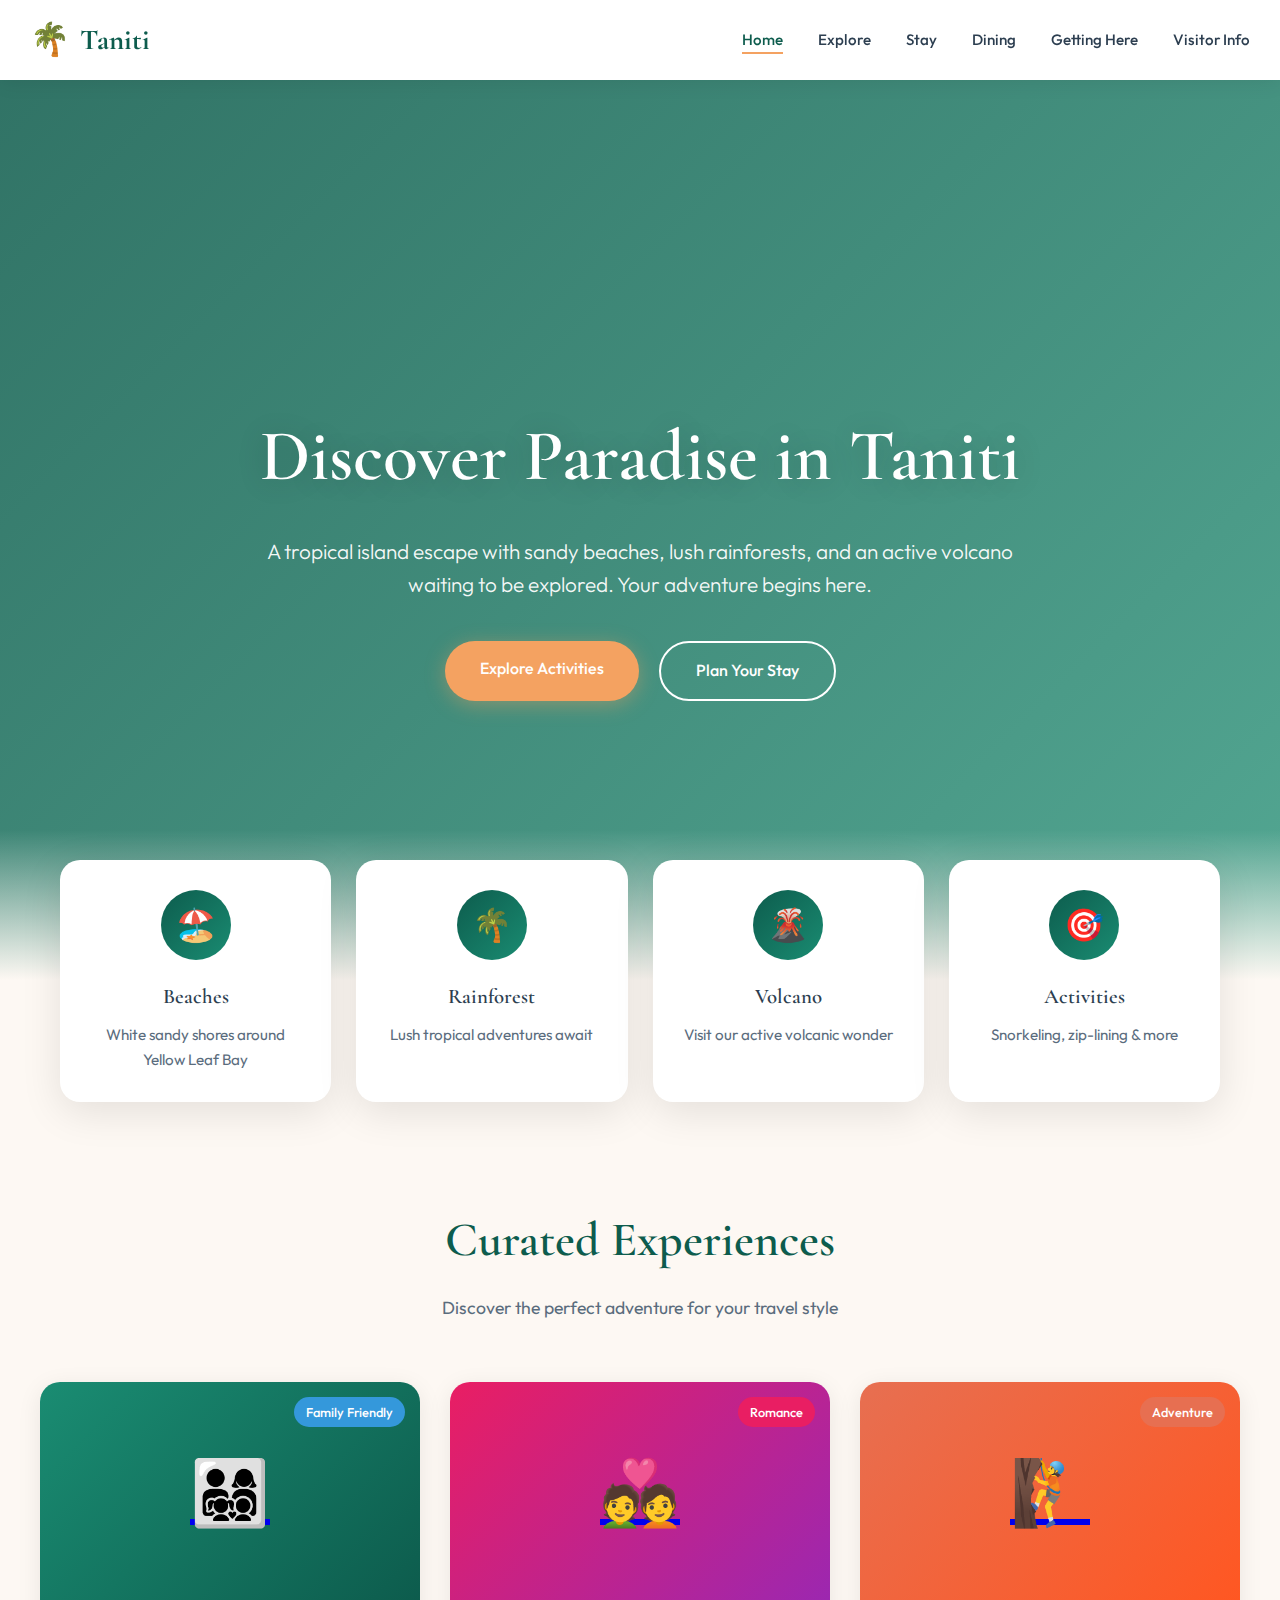
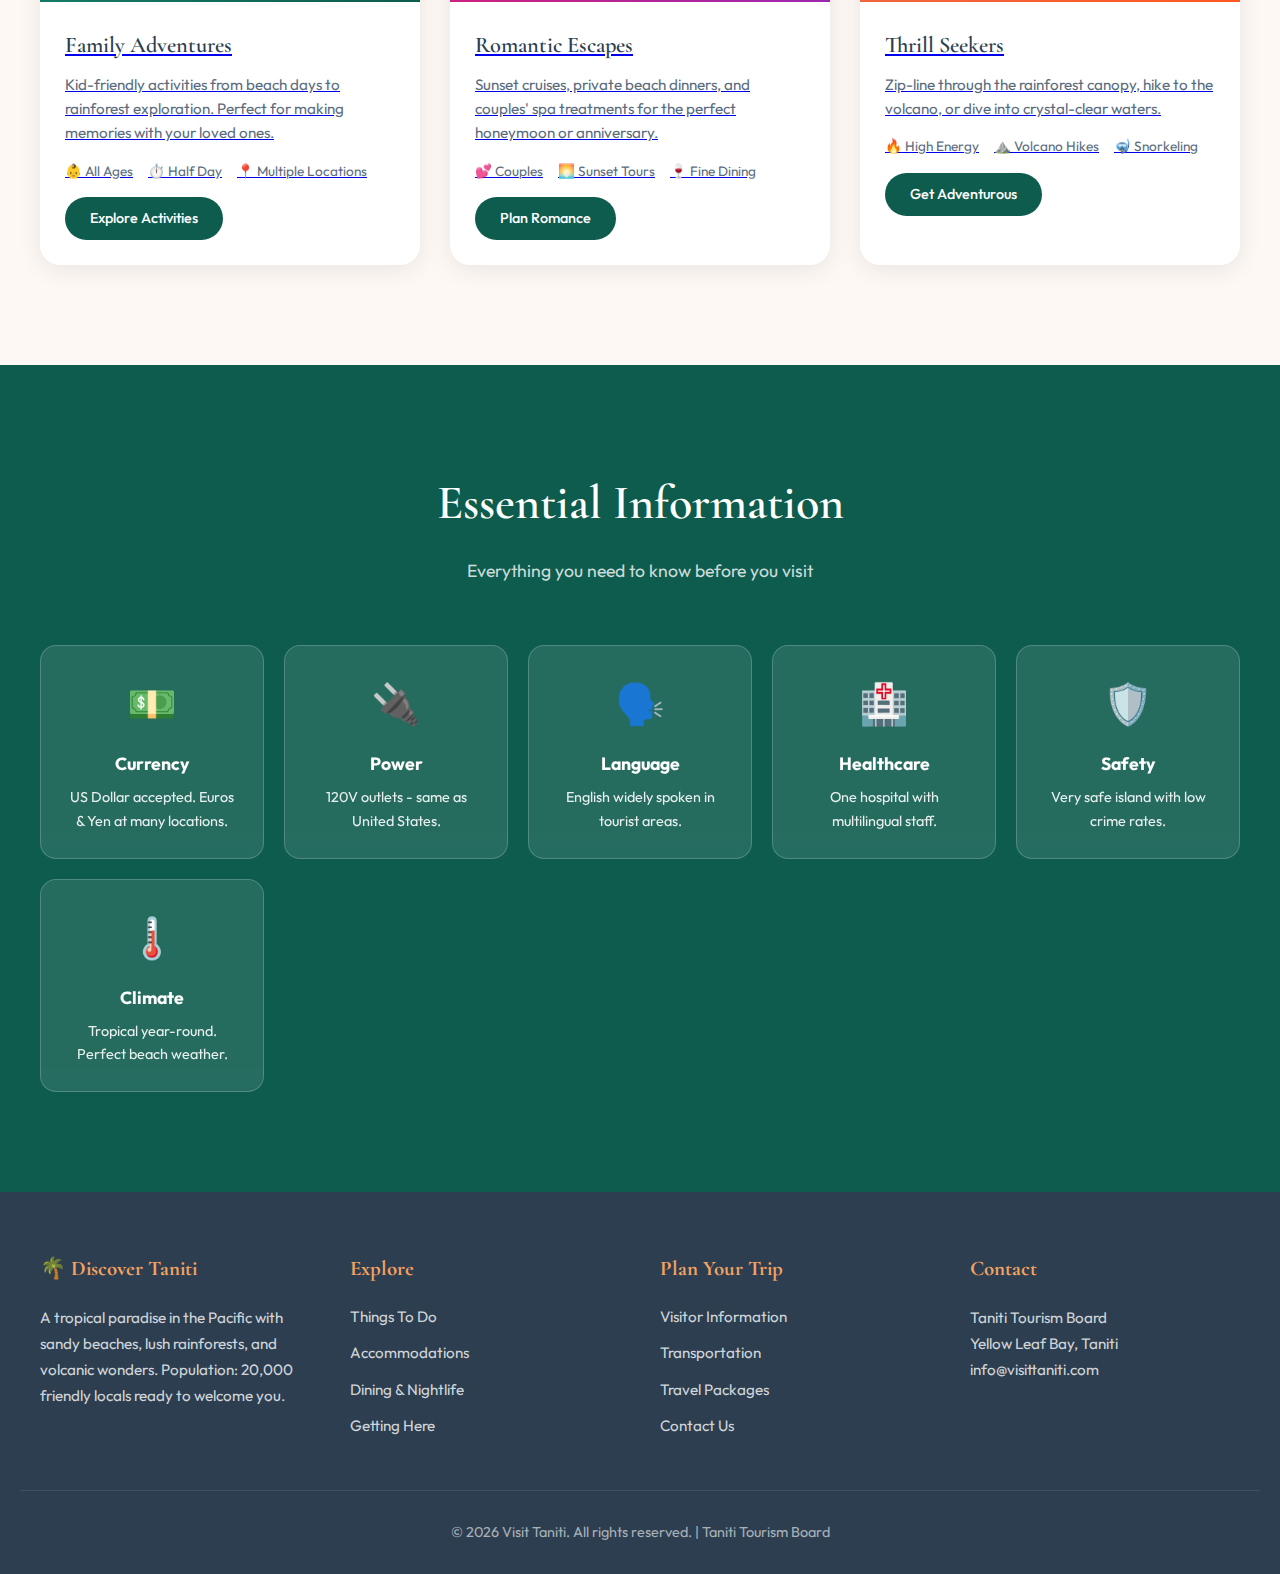
<file: index.html>
<!DOCTYPE html>
<html lang="en">
<head>
    <meta charset="UTF-8">
    <meta name="viewport" content="width=device-width, initial-scale=1.0">
    <title>Discover Taniti - Paradise Awaits</title>
    <link rel="preconnect" href="https://fonts.googleapis.com">
    <link rel="preconnect" href="https://fonts.gstatic.com" crossorigin>
    <link href="https://fonts.googleapis.com/css2?family=Cormorant+Garamond:wght@400;500;600;700&family=Outfit:wght@300;400;500;600&display=swap"
          rel="stylesheet">
    <link rel="stylesheet" href="styles.css">
</head>
<body>
<!-- Navigation -->
<nav class="navbar">
    <div class="nav-container">
        <a href="index.html" class="logo">
            <span>🌴</span> Taniti
        </a>
        <ul class="nav-links">
            <li><a href="index.html" class="active">Home</a></li>
            <li><a href="explore.html">Explore</a></li>
            <li><a href="stay.html">Stay</a></li>
            <li><a href="dining.html">Dining</a></li>
            <li><a href="transport.html">Getting Here</a></li>
            <li><a href="info.html">Visitor Info</a></li>
        </ul>
        <div class="mobile-menu-btn" onclick="toggleMobileMenu()">
            <span></span>
            <span></span>
            <span></span>
        </div>
    </div>
</nav>

<div class="mobile-nav" id="mobileNav">
    <a href="index.html">Home</a>
    <a href="explore.html">Explore</a>
    <a href="stay.html">Stay</a>
    <a href="dining.html">Dining</a>
    <a href="transport.html">Getting Here</a>
    <a href="info.html">Visitor Info</a>
</div>

<!-- HOME PAGE -->
<main class="page active">
    <!-- Hero -->
    <section class="hero">
        <div class="hero-content">
            <h1>Discover Paradise in Taniti</h1>
            <p>A tropical island escape with sandy beaches, lush rainforests, and an active volcano waiting to be
                explored. Your adventure begins here.</p>
            <div class="hero-btns">
                <a href="explore.html" class="btn btn-primary">Explore Activities</a>
                <a href="stay.html" class="btn btn-secondary">Plan Your Stay</a>
            </div>
        </div>
    </section>

    <!-- Quick Links -->
    <div class="container">
        <div class="quick-links">
            <a class="quick-link-card" href="explore.html">
                <div class="quick-link-icon">🏖️</div>
                <h3>Beaches</h3>
                <p>White sandy shores around Yellow Leaf Bay</p>
            </a>
            <a class="quick-link-card" href="explore.html">
                <div class="quick-link-icon">🌴</div>
                <h3>Rainforest</h3>
                <p>Lush tropical adventures await</p>
            </a>
            <a class="quick-link-card" href="explore.html">
                <div class="quick-link-icon">🌋</div>
                <h3>Volcano</h3>
                <p>Visit our active volcanic wonder</p>
            </a>
            <a class="quick-link-card" href="explore.html">
                <div class="quick-link-icon">🎯</div>
                <h3>Activities</h3>
                <p>Snorkeling, zip-lining & more</p>
            </a>
        </div>
    </div>

    <!-- Curated Experiences -->
    <section class="section">
        <div class="container">
            <div class="section-header">
                <h2>Curated Experiences</h2>
                <p>Discover the perfect adventure for your travel style</p>
            </div>

            <div class="experience-grid">
                <a href="explore.html" class="experience-card">
                    <div class="card-image">
                        <span>👨‍👩‍👧‍👦</span>
                        <span class="card-badge family">Family Friendly</span>
                    </div>
                    <div class="card-content">
                        <h3>Family Adventures</h3>
                        <p>Kid-friendly activities from beach days to rainforest exploration. Perfect for making
                            memories with your loved ones.</p>
                        <div class="card-meta">
                            <span>👶 All Ages</span>
                            <span>⏱️ Half Day</span>
                            <span>📍 Multiple Locations</span>
                        </div>
                        <span class="card-btn">Explore Activities</span>
                    </div>
                </a>

                <a href="explore.html" class="experience-card">
                    <div class="card-image" style="background: linear-gradient(135deg, #e91e63 0%, #9c27b0 100%);">
                        <span>💑</span>
                        <span class="card-badge romance">Romance</span>
                    </div>
                    <div class="card-content">
                        <h3>Romantic Escapes</h3>
                        <p>Sunset cruises, private beach dinners, and couples' spa treatments for the perfect honeymoon
                            or anniversary.</p>
                        <div class="card-meta">
                            <span>💕 Couples</span>
                            <span>🌅 Sunset Tours</span>
                            <span>🍷 Fine Dining</span>
                        </div>
                        <span class="card-btn">Plan Romance</span>
                    </div>
                </a>

                <a href="explore.html" class="experience-card">
                    <div class="card-image"
                         style="background: linear-gradient(135deg, var(--accent) 0%, #ff5722 100%);">
                        <span>🧗</span>
                        <span class="card-badge adventure">Adventure</span>
                    </div>
                    <div class="card-content">
                        <h3>Thrill Seekers</h3>
                        <p>Zip-line through the rainforest canopy, hike to the volcano, or dive into crystal-clear
                            waters.</p>
                        <div class="card-meta">
                            <span>🔥 High Energy</span>
                            <span>⛰️ Volcano Hikes</span>
                            <span>🤿 Snorkeling</span>
                        </div>
                        <span class="card-btn">Get Adventurous</span>
                    </div>
                </a>
            </div>
        </div>
    </section>

    <!-- Visitor Info Highlights -->
    <section class="section section-dark">
        <div class="container">
            <div class="section-header">
                <h2>Essential Information</h2>
                <p>Everything you need to know before you visit</p>
            </div>

            <div class="info-grid">
                <div class="info-card">
                    <div class="icon">💵</div>
                    <h4>Currency</h4>
                    <p>US Dollar accepted. Euros & Yen at many locations.</p>
                </div>
                <div class="info-card">
                    <div class="icon">🔌</div>
                    <h4>Power</h4>
                    <p>120V outlets - same as United States.</p>
                </div>
                <div class="info-card">
                    <div class="icon">🗣️</div>
                    <h4>Language</h4>
                    <p>English widely spoken in tourist areas.</p>
                </div>
                <div class="info-card">
                    <div class="icon">🏥</div>
                    <h4>Healthcare</h4>
                    <p>One hospital with multilingual staff.</p>
                </div>
                <div class="info-card">
                    <div class="icon">🛡️</div>
                    <h4>Safety</h4>
                    <p>Very safe island with low crime rates.</p>
                </div>
                <div class="info-card">
                    <div class="icon">🌡️</div>
                    <h4>Climate</h4>
                    <p>Tropical year-round. Perfect beach weather.</p>
                </div>
            </div>
        </div>
    </section>
</main>

<!-- Footer -->
<footer>
    <div class="footer-grid">
        <div class="footer-col">
            <h4>🌴 Discover Taniti</h4>
            <p>A tropical paradise in the Pacific with sandy beaches, lush rainforests, and volcanic wonders.
                Population: 20,000 friendly locals ready to welcome you.</p>
        </div>
        <div class="footer-col">
            <h4>Explore</h4>
            <a href="explore.html">Things To Do</a>
            <a href="stay.html">Accommodations</a>
            <a href="dining.html">Dining & Nightlife</a>
            <a href="transport.html">Getting Here</a>
        </div>
        <div class="footer-col">
            <h4>Plan Your Trip</h4>
            <a href="info.html">Visitor Information</a>
            <a href="transport.html">Transportation</a>
            <a href="#">Travel Packages</a>
            <a href="#">Contact Us</a>
        </div>
        <div class="footer-col">
            <h4>Contact</h4>
            <p>Taniti Tourism Board<br>Yellow Leaf Bay, Taniti<br>
                info@visittaniti.com
            </p>
        </div>
    </div>
    <div class="footer-bottom">
        <p>&copy; 2026 Visit Taniti. All rights reserved. | Taniti Tourism Board</p>
    </div>
</footer>

<script src="script.js"></script>
</body>
</html>
</file>
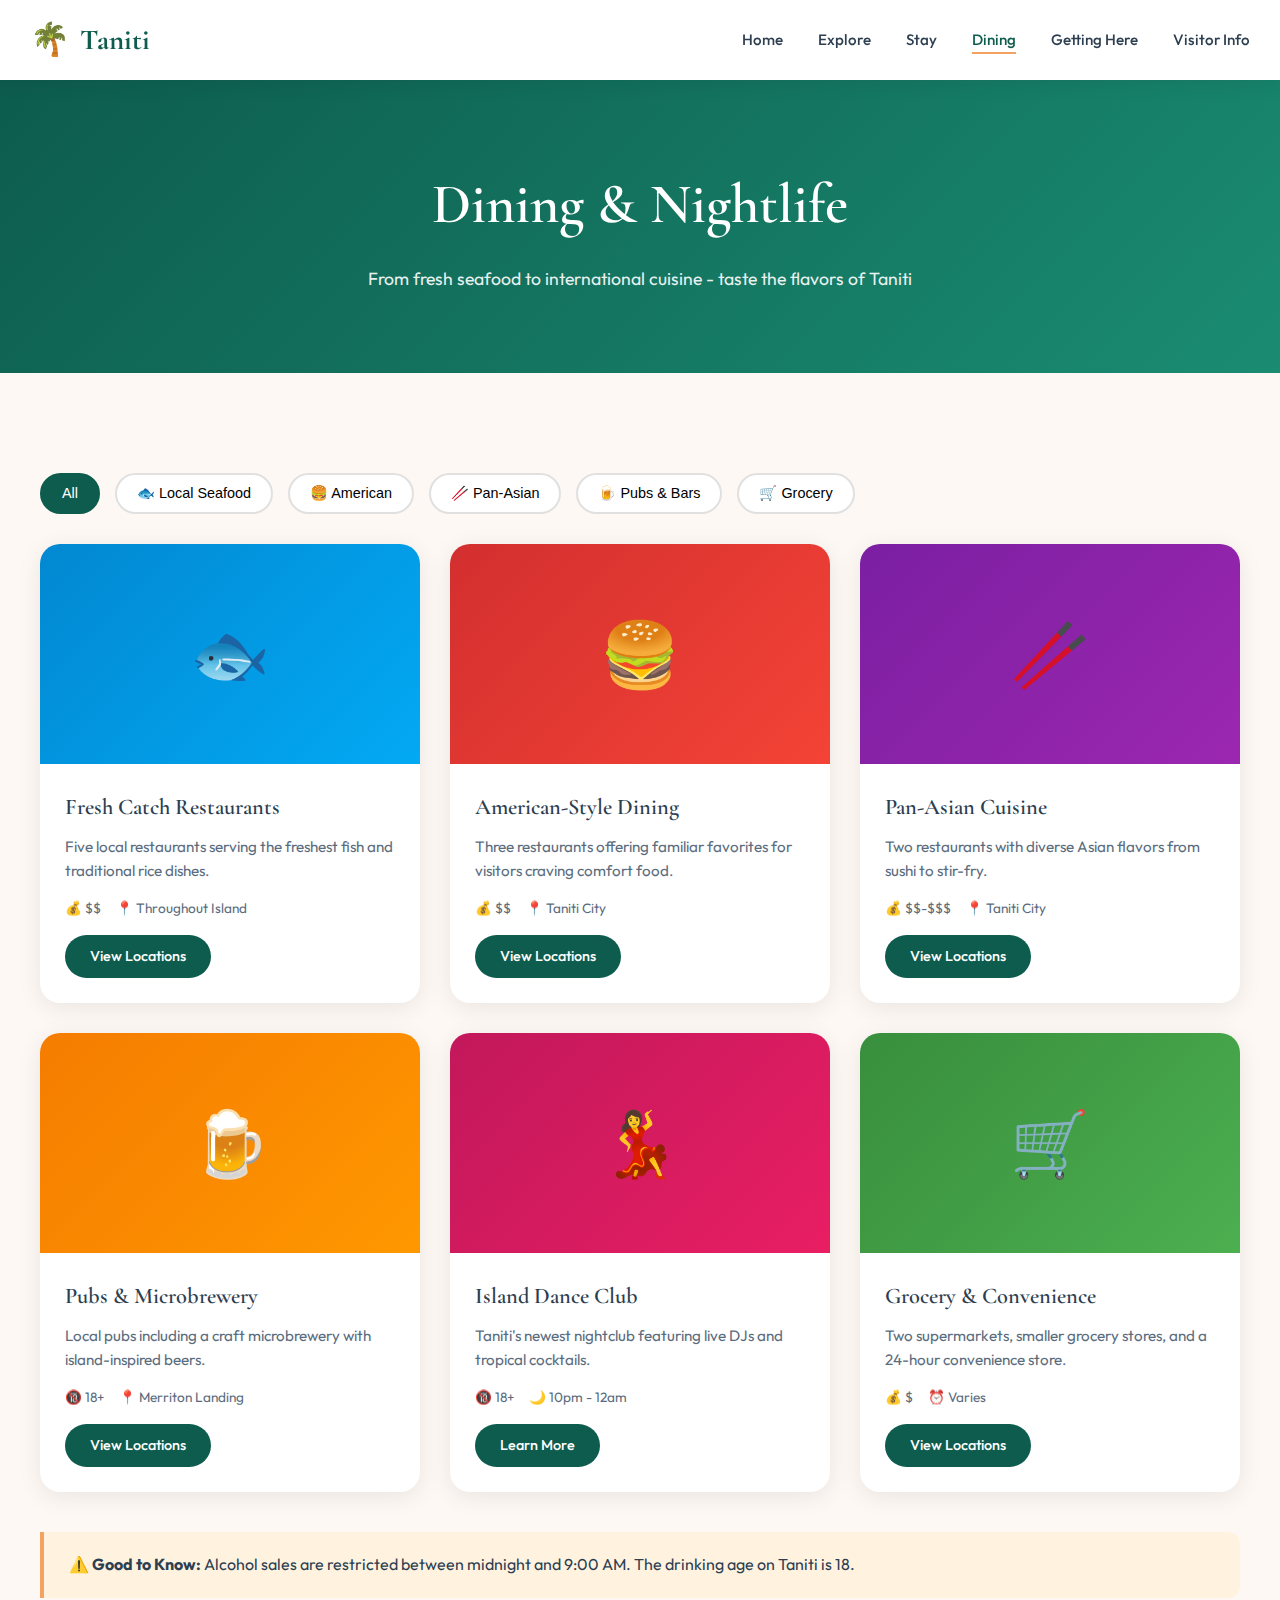
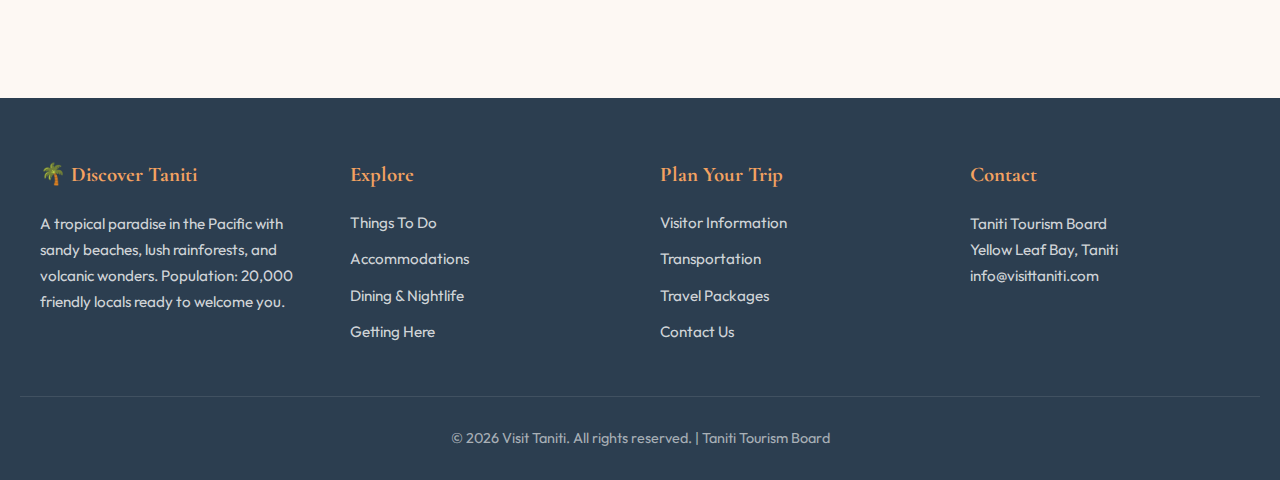
<file: dining.html>
<!DOCTYPE html>
<html lang="en">
<head>
    <meta charset="UTF-8">
    <meta name="viewport" content="width=device-width, initial-scale=1.0">
    <title>Dining & Nightlife - Discover Taniti</title>
    <link rel="preconnect" href="https://fonts.googleapis.com">
    <link rel="preconnect" href="https://fonts.gstatic.com" crossorigin>
    <link href="https://fonts.googleapis.com/css2?family=Cormorant+Garamond:wght@400;500;600;700&family=Outfit:wght@300;400;500;600&display=swap"
          rel="stylesheet">
    <link rel="stylesheet" href="styles.css">
</head>
<body>
<!-- Navigation -->
<nav class="navbar">
    <div class="nav-container">
        <a href="index.html" class="logo">
            <span>🌴</span> Taniti
        </a>
        <ul class="nav-links">
            <li><a href="index.html">Home</a></li>
            <li><a href="explore.html">Explore</a></li>
            <li><a href="stay.html">Stay</a></li>
            <li><a href="dining.html" class="active">Dining</a></li>
            <li><a href="transport.html">Getting Here</a></li>
            <li><a href="info.html">Visitor Info</a></li>
        </ul>
        <div class="mobile-menu-btn" onclick="toggleMobileMenu()">
            <span></span>
            <span></span>
            <span></span>
        </div>
    </div>
</nav>

<div class="mobile-nav" id="mobileNav">
    <a href="index.html">Home</a>
    <a href="explore.html">Explore</a>
    <a href="stay.html">Stay</a>
    <a href="dining.html">Dining</a>
    <a href="transport.html">Getting Here</a>
    <a href="info.html">Visitor Info</a>
</div>

<!-- DINING PAGE -->
<main class="page active">
    <div class="page-header">
        <h1>Dining & Nightlife</h1>
        <p>From fresh seafood to international cuisine - taste the flavors of Taniti</p>
    </div>

    <section class="section">
        <div class="container">
            <div class="filters">
                <button class="filter-btn active">All</button>
                <button class="filter-btn">🐟 Local Seafood</button>
                <button class="filter-btn">🍔 American</button>
                <button class="filter-btn">🥢 Pan-Asian</button>
                <button class="filter-btn">🍺 Pubs & Bars</button>
                <button class="filter-btn">🛒 Grocery</button>
            </div>

            <div class="experience-grid">
                <div class="experience-card">
                    <div class="card-image" style="background: linear-gradient(135deg, #0288d1, #03a9f4);">
                        <span>🐟</span>
                    </div>
                    <div class="card-content">
                        <h3>Fresh Catch Restaurants</h3>
                        <p>Five local restaurants serving the freshest fish and traditional rice dishes.</p>
                        <div class="card-meta">
                            <span>💰 $$</span>
                            <span>📍 Throughout Island</span>
                        </div>
                        <a href="#" class="card-btn">View Locations</a>
                    </div>
                </div>

                <div class="experience-card">
                    <div class="card-image" style="background: linear-gradient(135deg, #d32f2f, #f44336);">
                        <span>🍔</span>
                    </div>
                    <div class="card-content">
                        <h3>American-Style Dining</h3>
                        <p>Three restaurants offering familiar favorites for visitors craving comfort food.</p>
                        <div class="card-meta">
                            <span>💰 $$</span>
                            <span>📍 Taniti City</span>
                        </div>
                        <a href="#" class="card-btn">View Locations</a>
                    </div>
                </div>

                <div class="experience-card">
                    <div class="card-image" style="background: linear-gradient(135deg, #7b1fa2, #9c27b0);">
                        <span>🥢</span>
                    </div>
                    <div class="card-content">
                        <h3>Pan-Asian Cuisine</h3>
                        <p>Two restaurants with diverse Asian flavors from sushi to stir-fry.</p>
                        <div class="card-meta">
                            <span>💰 $$-$$$</span>
                            <span>📍 Taniti City</span>
                        </div>
                        <a href="#" class="card-btn">View Locations</a>
                    </div>
                </div>

                <div class="experience-card">
                    <div class="card-image" style="background: linear-gradient(135deg, #f57c00, #ff9800);">
                        <span>🍺</span>
                    </div>
                    <div class="card-content">
                        <h3>Pubs & Microbrewery</h3>
                        <p>Local pubs including a craft microbrewery with island-inspired beers.</p>
                        <div class="card-meta">
                            <span>🔞 18+</span>
                            <span>📍 Merriton Landing</span>
                        </div>
                        <a href="#" class="card-btn">View Locations</a>
                    </div>
                </div>

                <div class="experience-card">
                    <div class="card-image" style="background: linear-gradient(135deg, #c2185b, #e91e63);">
                        <span>💃</span>
                    </div>
                    <div class="card-content">
                        <h3>Island Dance Club</h3>
                        <p>Taniti's newest nightclub featuring live DJs and tropical cocktails.</p>
                        <div class="card-meta">
                            <span>🔞 18+</span>
                            <span>🌙 10pm - 12am</span>
                        </div>
                        <a href="#" class="card-btn">Learn More</a>
                    </div>
                </div>

                <div class="experience-card">
                    <div class="card-image" style="background: linear-gradient(135deg, #388e3c, #4caf50);">
                        <span>🛒</span>
                    </div>
                    <div class="card-content">
                        <h3>Grocery & Convenience</h3>
                        <p>Two supermarkets, smaller grocery stores, and a 24-hour convenience store.</p>
                        <div class="card-meta">
                            <span>💰 $</span>
                            <span>⏰ Varies</span>
                        </div>
                        <a href="#" class="card-btn">View Locations</a>
                    </div>
                </div>
            </div>

            <div style="background: #fff3e0; border-left: 4px solid var(--secondary); padding: 20px 25px; border-radius: 0 12px 12px 0; margin-top: 40px;">
                <strong>⚠️ Good to Know:</strong> Alcohol sales are restricted between midnight and 9:00 AM. The
                drinking age on Taniti is 18.
            </div>
        </div>
    </section>
</main>

<!-- Footer -->
<footer>
    <div class="footer-grid">
        <div class="footer-col">
            <h4>🌴 Discover Taniti</h4>
            <p>A tropical paradise in the Pacific with sandy beaches, lush rainforests, and volcanic wonders.
                Population: 20,000 friendly locals ready to welcome you.</p>
        </div>
        <div class="footer-col">
            <h4>Explore</h4>
            <a href="explore.html">Things To Do</a>
            <a href="stay.html">Accommodations</a>
            <a href="dining.html">Dining & Nightlife</a>
            <a href="transport.html">Getting Here</a>
        </div>
        <div class="footer-col">
            <h4>Plan Your Trip</h4>
            <a href="info.html">Visitor Information</a>
            <a href="transport.html">Transportation</a>
            <a href="#">Travel Packages</a>
            <a href="#">Contact Us</a>
        </div>
        <div class="footer-col">
            <h4>Contact</h4>
            <p>Taniti Tourism Board<br>Yellow Leaf Bay, Taniti<br>
                info@visittaniti.com
            </p>
        </div>
    </div>
    <div class="footer-bottom">
        <p>&copy; 2026 Visit Taniti. All rights reserved. | Taniti Tourism Board</p>
    </div>
</footer>

<script src="script.js"></script>
</body>
</html>
</file>
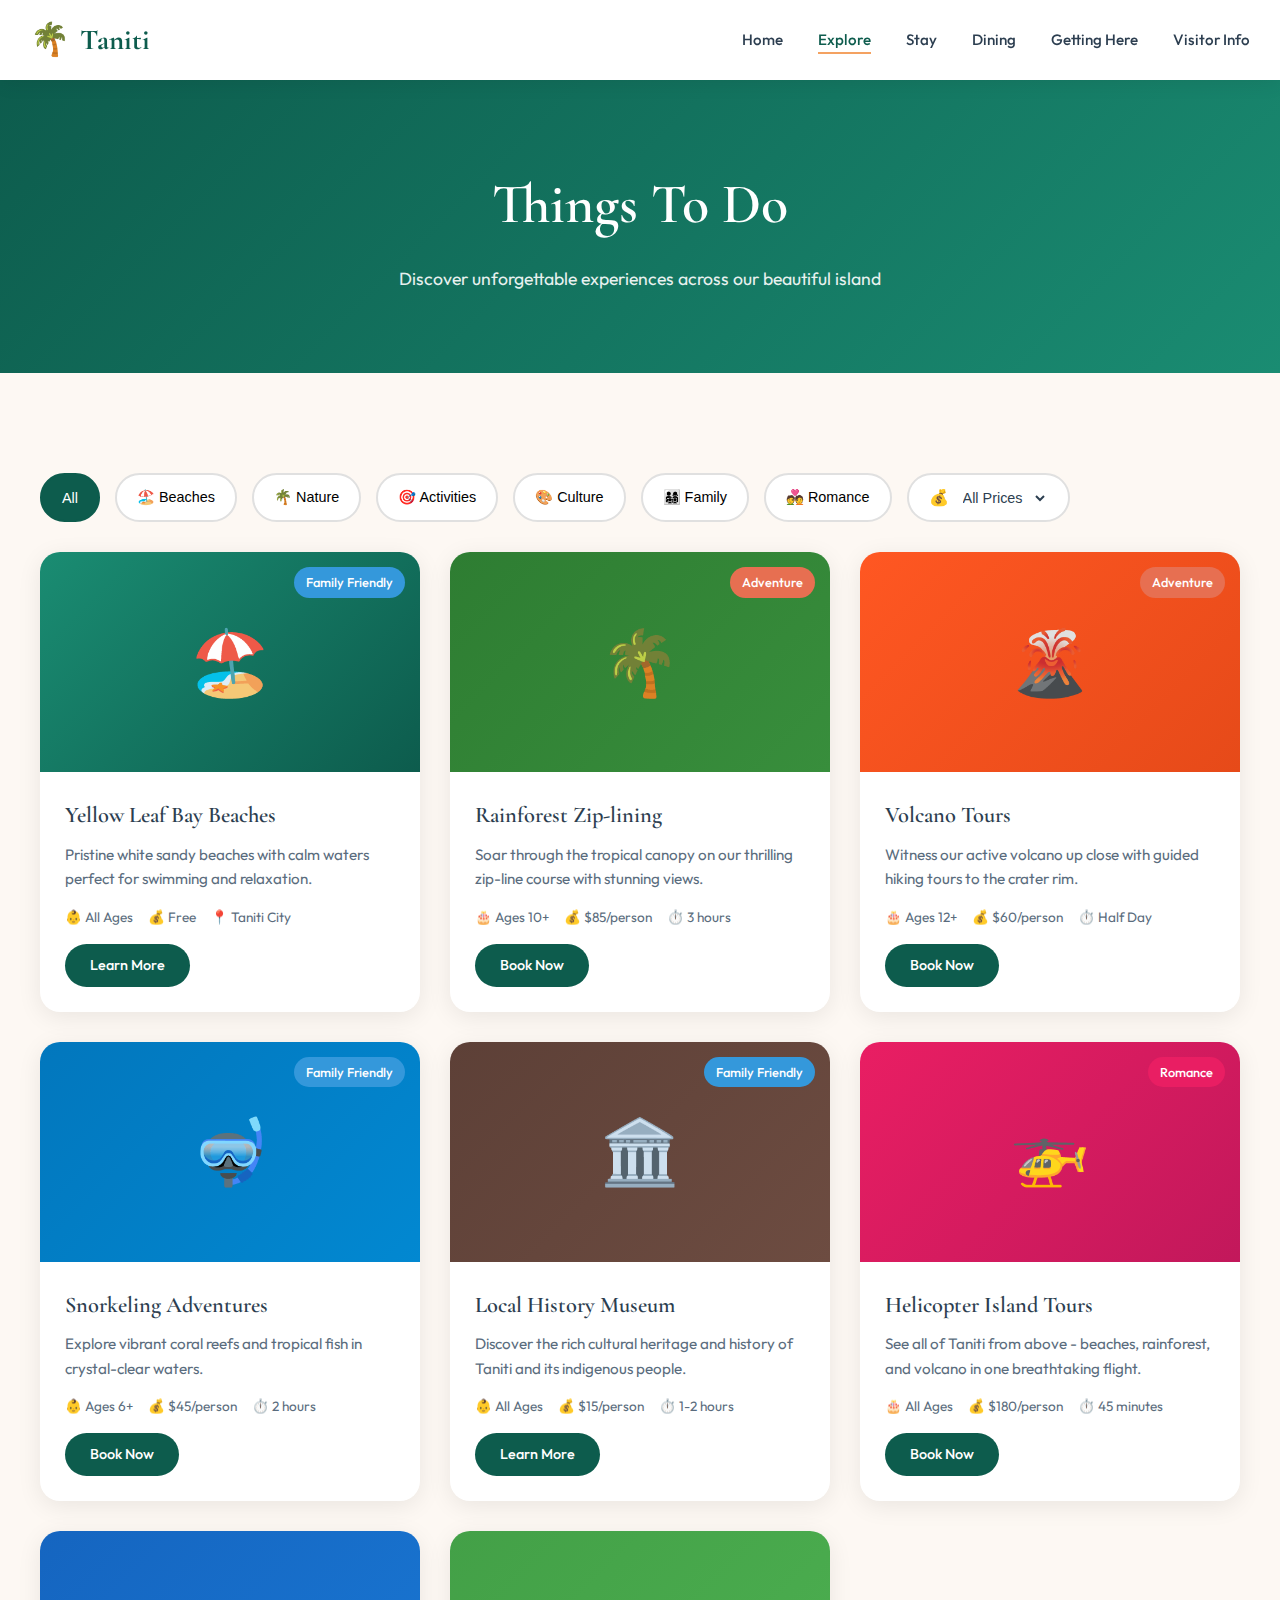
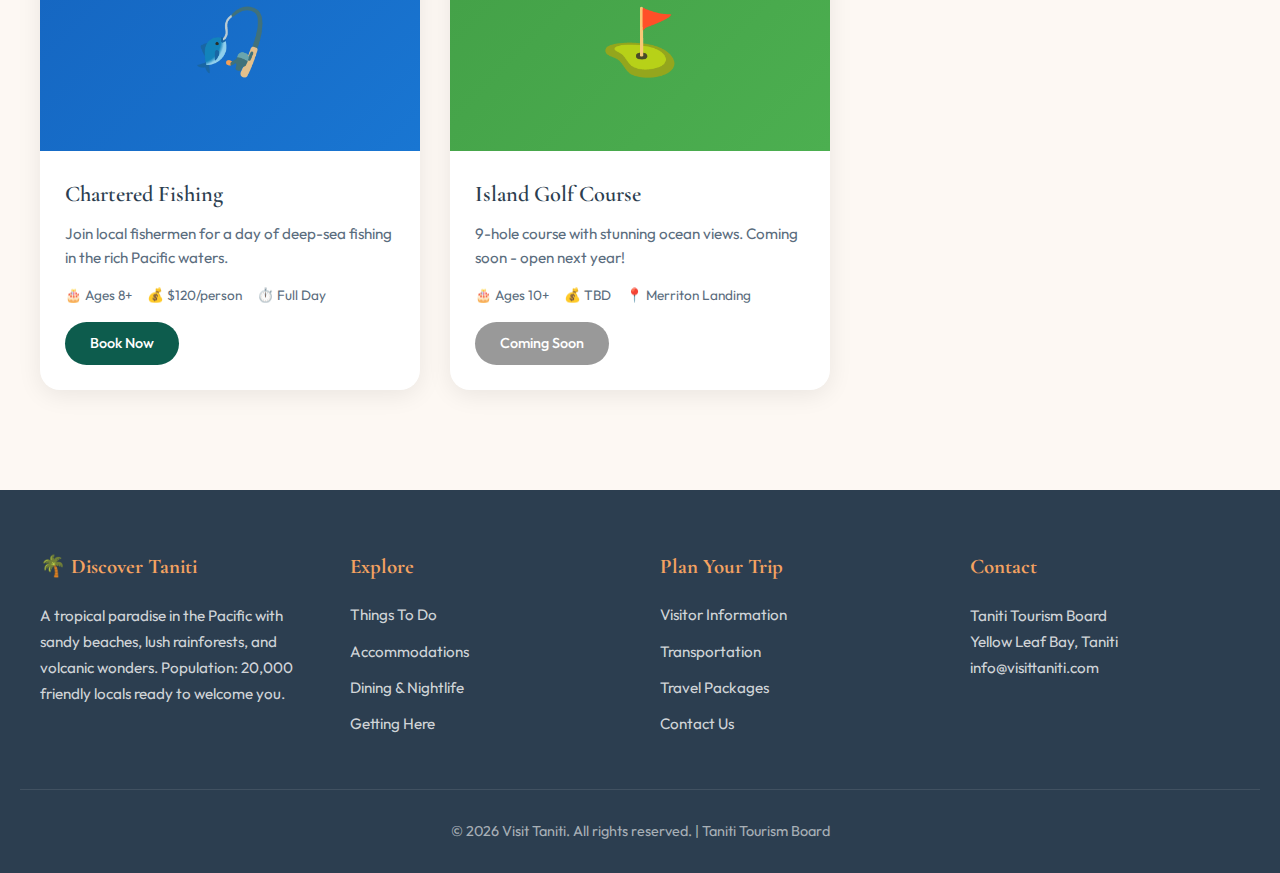
<file: explore.html>
<!DOCTYPE html>
<html lang="en">
<head>
    <meta charset="UTF-8">
    <meta name="viewport" content="width=device-width, initial-scale=1.0">
    <title>Things To Do - Discover Taniti</title>
    <link rel="preconnect" href="https://fonts.googleapis.com">
    <link rel="preconnect" href="https://fonts.gstatic.com" crossorigin>
    <link href="https://fonts.googleapis.com/css2?family=Cormorant+Garamond:wght@400;500;600;700&family=Outfit:wght@300;400;500;600&display=swap"
          rel="stylesheet">
    <link rel="stylesheet" href="styles.css">
</head>
<body>
<!-- Navigation -->
<nav class="navbar">
    <div class="nav-container">
        <a href="index.html" class="logo">
            <span>🌴</span> Taniti
        </a>
        <ul class="nav-links">
            <li><a href="index.html">Home</a></li>
            <li><a href="explore.html" class="active">Explore</a></li>
            <li><a href="stay.html">Stay</a></li>
            <li><a href="dining.html">Dining</a></li>
            <li><a href="transport.html">Getting Here</a></li>
            <li><a href="info.html">Visitor Info</a></li>
        </ul>
        <div class="mobile-menu-btn" onclick="toggleMobileMenu()">
            <span></span>
            <span></span>
            <span></span>
        </div>
    </div>
</nav>

<div class="mobile-nav" id="mobileNav">
    <a href="index.html">Home</a>
    <a href="explore.html">Explore</a>
    <a href="stay.html">Stay</a>
    <a href="dining.html">Dining</a>
    <a href="transport.html">Getting Here</a>
    <a href="info.html">Visitor Info</a>
</div>

<!-- EXPLORE PAGE -->
<main class="page active">
    <div class="page-header">
        <h1>Things To Do</h1>
        <p>Discover unforgettable experiences across our beautiful island</p>
    </div>

    <section class="section">
        <div class="container">
            <div class="filters">
                <button class="filter-btn active">All</button>
                <button class="filter-btn">🏖️ Beaches</button>
                <button class="filter-btn">🌴 Nature</button>
                <button class="filter-btn">🎯 Activities</button>
                <button class="filter-btn">🎨 Culture</button>
                <button class="filter-btn">👨‍👩‍👧‍👦 Family</button>
                <button class="filter-btn">💑 Romance</button>
                <div class="price-filter">
                    <span>💰</span>
                    <select>
                        <option>All Prices</option>
                        <option>Free</option>
                        <option>Under $50</option>
                        <option>$50 - $100</option>
                        <option>$100+</option>
                    </select>
                </div>
            </div>

            <div class="experience-grid">
                <div class="experience-card">
                    <div class="card-image">
                        <span>🏖️</span>
                        <span class="card-badge family">Family Friendly</span>
                    </div>
                    <div class="card-content">
                        <h3>Yellow Leaf Bay Beaches</h3>
                        <p>Pristine white sandy beaches with calm waters perfect for swimming and relaxation.</p>
                        <div class="card-meta">
                            <span>👶 All Ages</span>
                            <span>💰 Free</span>
                            <span>📍 Taniti City</span>
                        </div>
                        <a href="#" class="card-btn">Learn More</a>
                    </div>
                </div>

                <div class="experience-card">
                    <div class="card-image" style="background: linear-gradient(135deg, #2e7d32 0%, #388e3c 100%);">
                        <span>🌴</span>
                        <span class="card-badge adventure">Adventure</span>
                    </div>
                    <div class="card-content">
                        <h3>Rainforest Zip-lining</h3>
                        <p>Soar through the tropical canopy on our thrilling zip-line course with stunning views.</p>
                        <div class="card-meta">
                            <span>🎂 Ages 10+</span>
                            <span>💰 $85/person</span>
                            <span>⏱️ 3 hours</span>
                        </div>
                        <a href="#" class="card-btn">Book Now</a>
                    </div>
                </div>

                <div class="experience-card">
                    <div class="card-image" style="background: linear-gradient(135deg, #ff5722 0%, #e64a19 100%);">
                        <span>🌋</span>
                        <span class="card-badge adventure">Adventure</span>
                    </div>
                    <div class="card-content">
                        <h3>Volcano Tours</h3>
                        <p>Witness our active volcano up close with guided hiking tours to the crater rim.</p>
                        <div class="card-meta">
                            <span>🎂 Ages 12+</span>
                            <span>💰 $60/person</span>
                            <span>⏱️ Half Day</span>
                        </div>
                        <a href="#" class="card-btn">Book Now</a>
                    </div>
                </div>

                <div class="experience-card">
                    <div class="card-image" style="background: linear-gradient(135deg, #0277bd 0%, #0288d1 100%);">
                        <span>🤿</span>
                        <span class="card-badge family">Family Friendly</span>
                    </div>
                    <div class="card-content">
                        <h3>Snorkeling Adventures</h3>
                        <p>Explore vibrant coral reefs and tropical fish in crystal-clear waters.</p>
                        <div class="card-meta">
                            <span>👶 Ages 6+</span>
                            <span>💰 $45/person</span>
                            <span>⏱️ 2 hours</span>
                        </div>
                        <a href="#" class="card-btn">Book Now</a>
                    </div>
                </div>

                <div class="experience-card">
                    <div class="card-image" style="background: linear-gradient(135deg, #5d4037 0%, #6d4c41 100%);">
                        <span>🏛️</span>
                        <span class="card-badge family">Family Friendly</span>
                    </div>
                    <div class="card-content">
                        <h3>Local History Museum</h3>
                        <p>Discover the rich cultural heritage and history of Taniti and its indigenous people.</p>
                        <div class="card-meta">
                            <span>👶 All Ages</span>
                            <span>💰 $15/person</span>
                            <span>⏱️ 1-2 hours</span>
                        </div>
                        <a href="#" class="card-btn">Learn More</a>
                    </div>
                </div>

                <div class="experience-card">
                    <div class="card-image" style="background: linear-gradient(135deg, #e91e63 0%, #c2185b 100%);">
                        <span>🚁</span>
                        <span class="card-badge romance">Romance</span>
                    </div>
                    <div class="card-content">
                        <h3>Helicopter Island Tours</h3>
                        <p>See all of Taniti from above - beaches, rainforest, and volcano in one breathtaking
                            flight.</p>
                        <div class="card-meta">
                            <span>🎂 All Ages</span>
                            <span>💰 $180/person</span>
                            <span>⏱️ 45 minutes</span>
                        </div>
                        <a href="#" class="card-btn">Book Now</a>
                    </div>
                </div>

                <div class="experience-card">
                    <div class="card-image" style="background: linear-gradient(135deg, #1565c0 0%, #1976d2 100%);">
                        <span>🎣</span>
                    </div>
                    <div class="card-content">
                        <h3>Chartered Fishing</h3>
                        <p>Join local fishermen for a day of deep-sea fishing in the rich Pacific waters.</p>
                        <div class="card-meta">
                            <span>🎂 Ages 8+</span>
                            <span>💰 $120/person</span>
                            <span>⏱️ Full Day</span>
                        </div>
                        <a href="#" class="card-btn">Book Now</a>
                    </div>
                </div>

                <div class="experience-card">
                    <div class="card-image" style="background: linear-gradient(135deg, #43a047 0%, #4caf50 100%);">
                        <span>⛳</span>
                    </div>
                    <div class="card-content">
                        <h3>Island Golf Course</h3>
                        <p>9-hole course with stunning ocean views. Coming soon - open next year!</p>
                        <div class="card-meta">
                            <span>🎂 Ages 10+</span>
                            <span>💰 TBD</span>
                            <span>📍 Merriton Landing</span>
                        </div>
                        <a href="#" class="card-btn" style="background: #999;">Coming Soon</a>
                    </div>
                </div>
            </div>
        </div>
    </section>
</main>

<!-- Footer -->
<footer>
    <div class="footer-grid">
        <div class="footer-col">
            <h4>🌴 Discover Taniti</h4>
            <p>A tropical paradise in the Pacific with sandy beaches, lush rainforests, and volcanic wonders.
                Population: 20,000 friendly locals ready to welcome you.</p>
        </div>
        <div class="footer-col">
            <h4>Explore</h4>
            <a href="explore.html">Things To Do</a>
            <a href="stay.html">Accommodations</a>
            <a href="dining.html">Dining & Nightlife</a>
            <a href="transport.html">Getting Here</a>
        </div>
        <div class="footer-col">
            <h4>Plan Your Trip</h4>
            <a href="info.html">Visitor Information</a>
            <a href="transport.html">Transportation</a>
            <a href="#">Travel Packages</a>
            <a href="#">Contact Us</a>
        </div>
        <div class="footer-col">
            <h4>Contact</h4>
            <p>Taniti Tourism Board<br>Yellow Leaf Bay, Taniti<br>
                info@visittaniti.com
            </p>
        </div>
    </div>
    <div class="footer-bottom">
        <p>&copy; 2026 Visit Taniti. All rights reserved. | Taniti Tourism Board</p>
    </div>
</footer>

<script src="script.js"></script>
</body>
</html>
</file>
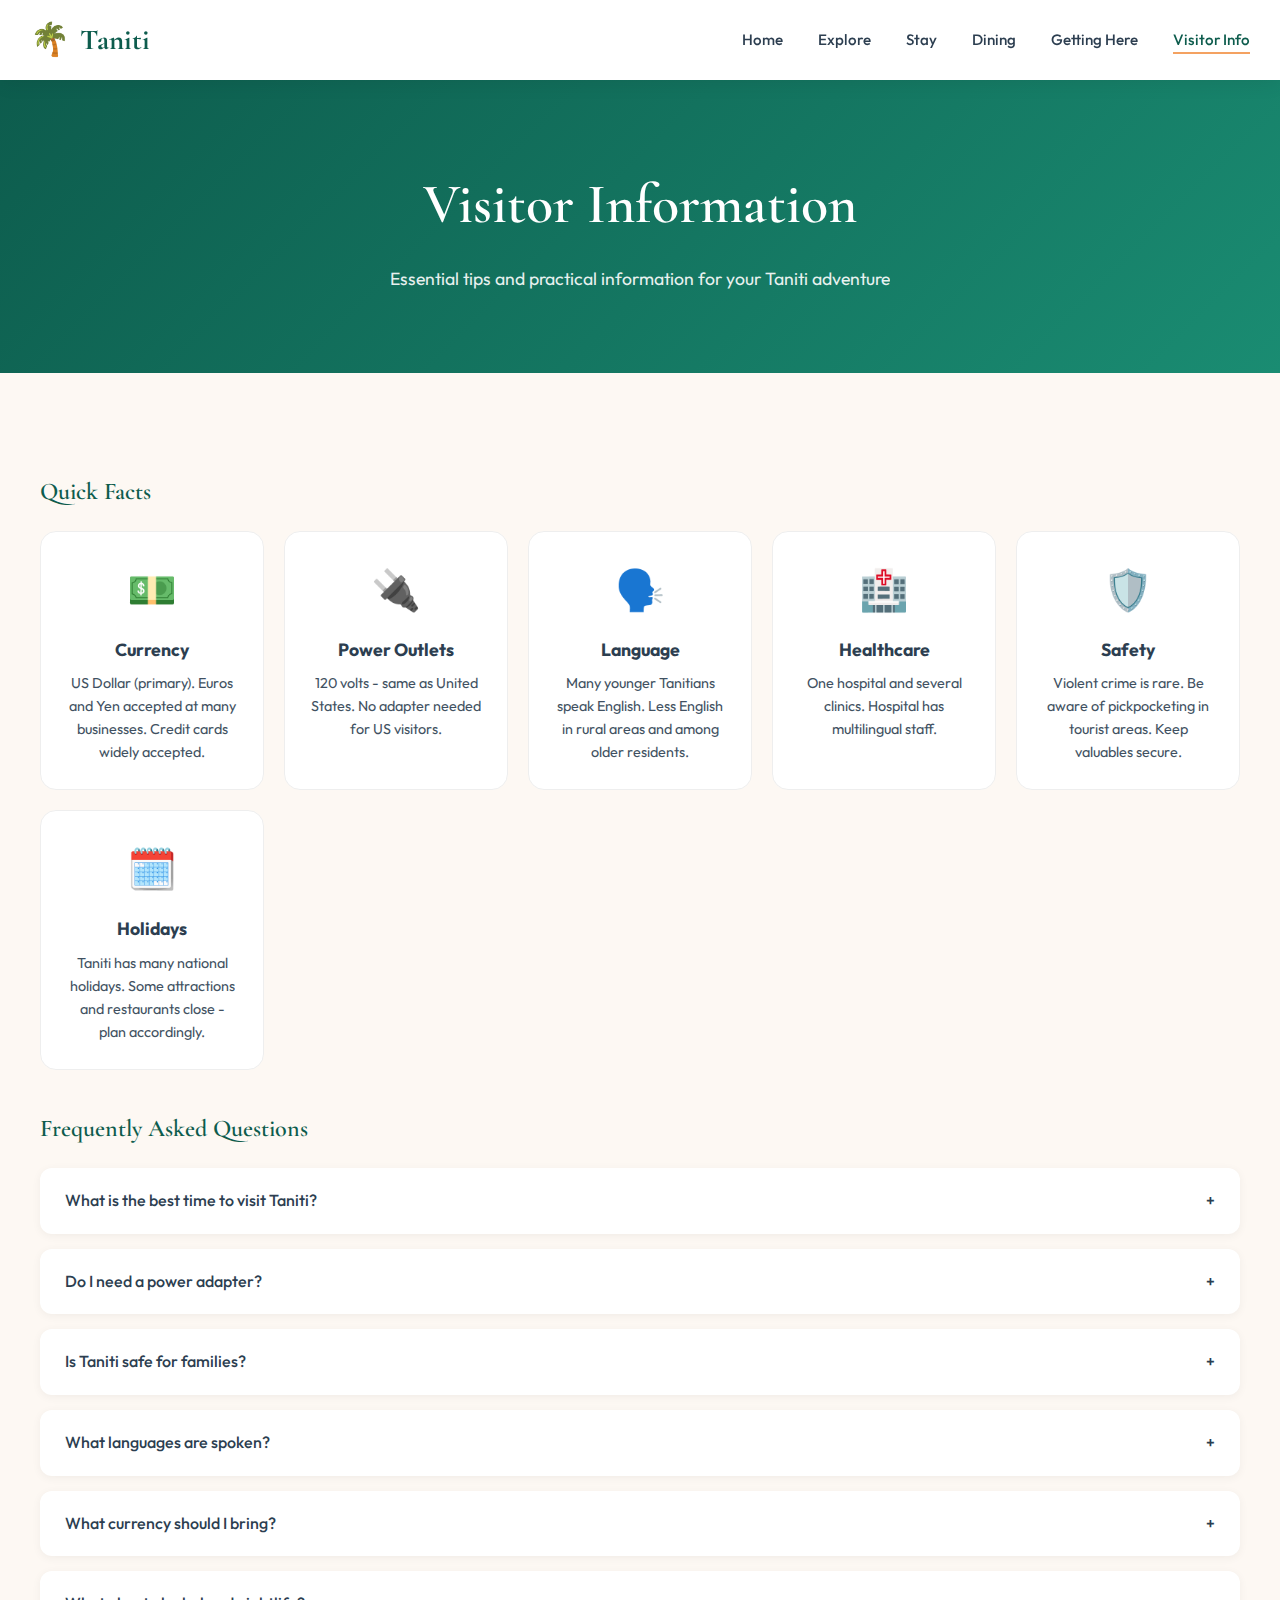
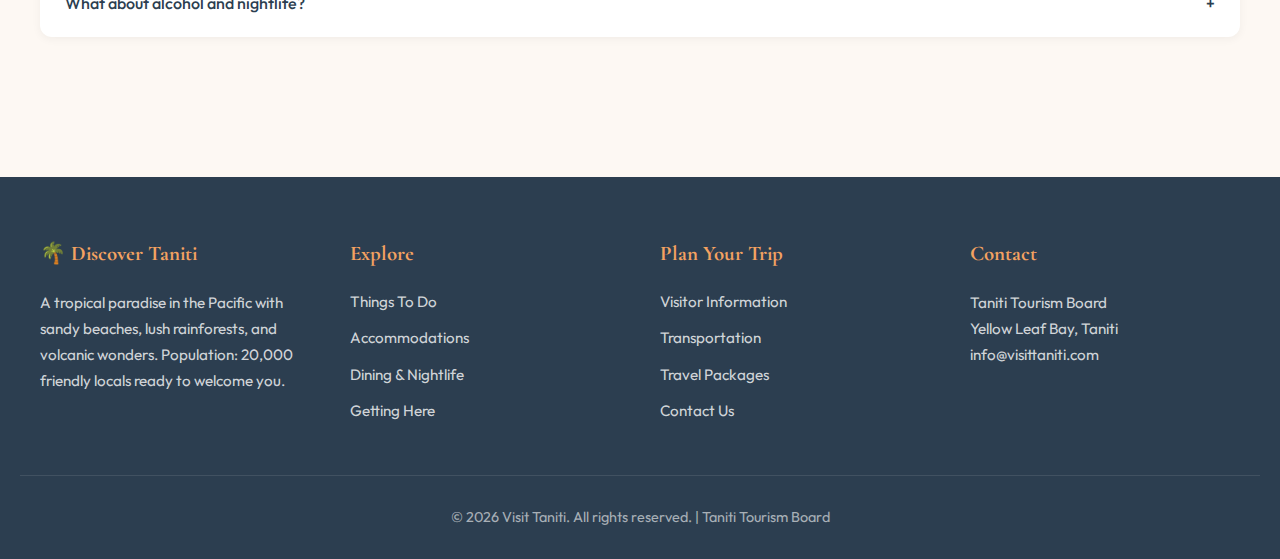
<file: info.html>
<!DOCTYPE html>
<html lang="en">
<head>
    <meta charset="UTF-8">
    <meta name="viewport" content="width=device-width, initial-scale=1.0">
    <title>Visitor Information - Discover Taniti</title>
    <link rel="preconnect" href="https://fonts.googleapis.com">
    <link rel="preconnect" href="https://fonts.gstatic.com" crossorigin>
    <link href="https://fonts.googleapis.com/css2?family=Cormorant+Garamond:wght@400;500;600;700&family=Outfit:wght@300;400;500;600&display=swap"
          rel="stylesheet">
    <link rel="stylesheet" href="styles.css">
</head>
<body>
<!-- Navigation -->
<nav class="navbar">
    <div class="nav-container">
        <a href="index.html" class="logo">
            <span>🌴</span> Taniti
        </a>
        <ul class="nav-links">
            <li><a href="index.html">Home</a></li>
            <li><a href="explore.html">Explore</a></li>
            <li><a href="stay.html">Stay</a></li>
            <li><a href="dining.html">Dining</a></li>
            <li><a href="transport.html">Getting Here</a></li>
            <li><a href="info.html" class="active">Visitor Info</a></li>
        </ul>
        <div class="mobile-menu-btn" onclick="toggleMobileMenu()">
            <span></span>
            <span></span>
            <span></span>
        </div>
    </div>
</nav>

<div class="mobile-nav" id="mobileNav">
    <a href="index.html">Home</a>
    <a href="explore.html">Explore</a>
    <a href="stay.html">Stay</a>
    <a href="dining.html">Dining</a>
    <a href="transport.html">Getting Here</a>
    <a href="info.html">Visitor Info</a>
</div>

<!-- VISITOR INFO PAGE -->
<main class="page active">
    <div class="page-header">
        <h1>Visitor Information</h1>
        <p>Essential tips and practical information for your Taniti adventure</p>
    </div>

    <section class="section">
        <div class="container">
            <div class="info-section">
                <h3>Quick Facts</h3>
                <div class="info-grid" style="background: transparent;">
                    <div class="info-card" style="background: white; color: var(--text); border: 1px solid #eee;">
                        <div class="icon">💵</div>
                        <h4>Currency</h4>
                        <p>US Dollar (primary). Euros and Yen accepted at many businesses. Credit cards widely
                            accepted.</p>
                    </div>
                    <div class="info-card" style="background: white; color: var(--text); border: 1px solid #eee;">
                        <div class="icon">🔌</div>
                        <h4>Power Outlets</h4>
                        <p>120 volts - same as United States. No adapter needed for US visitors.</p>
                    </div>
                    <div class="info-card" style="background: white; color: var(--text); border: 1px solid #eee;">
                        <div class="icon">🗣️</div>
                        <h4>Language</h4>
                        <p>Many younger Tanitians speak English. Less English in rural areas and among older
                            residents.</p>
                    </div>
                    <div class="info-card" style="background: white; color: var(--text); border: 1px solid #eee;">
                        <div class="icon">🏥</div>
                        <h4>Healthcare</h4>
                        <p>One hospital and several clinics. Hospital has multilingual staff.</p>
                    </div>
                    <div class="info-card" style="background: white; color: var(--text); border: 1px solid #eee;">
                        <div class="icon">🛡️</div>
                        <h4>Safety</h4>
                        <p>Violent crime is rare. Be aware of pickpocketing in tourist areas. Keep valuables secure.</p>
                    </div>
                    <div class="info-card" style="background: white; color: var(--text); border: 1px solid #eee;">
                        <div class="icon">🗓️</div>
                        <h4>Holidays</h4>
                        <p>Taniti has many national holidays. Some attractions and restaurants close - plan
                            accordingly.</p>
                    </div>
                </div>
            </div>

            <div class="info-section">
                <h3>Frequently Asked Questions</h3>

                <div class="faq-item">
                    <div class="faq-question" onclick="toggleFaq(this)">
                        What is the best time to visit Taniti?
                        <span>+</span>
                    </div>
                    <div class="faq-answer">
                        <p>Taniti enjoys tropical weather year-round, making it a great destination any time. However,
                            be aware of national holidays when some businesses may be closed.</p>
                    </div>
                </div>

                <div class="faq-item">
                    <div class="faq-question" onclick="toggleFaq(this)">
                        Do I need a power adapter?
                        <span>+</span>
                    </div>
                    <div class="faq-answer">
                        <p>If you're from the United States, no adapter is needed - Taniti uses 120V outlets, the same
                            as the US. Visitors from other countries may need an adapter.</p>
                    </div>
                </div>

                <div class="faq-item">
                    <div class="faq-question" onclick="toggleFaq(this)">
                        Is Taniti safe for families?
                        <span>+</span>
                    </div>
                    <div class="faq-answer">
                        <p>Yes! Taniti is very safe with rare violent crime. Just be mindful of pickpockets in busy
                            tourist areas, as with any destination. Many activities are family-friendly.</p>
                    </div>
                </div>

                <div class="faq-item">
                    <div class="faq-question" onclick="toggleFaq(this)">
                        What languages are spoken?
                        <span>+</span>
                    </div>
                    <div class="faq-answer">
                        <p>Many younger Tanitians speak fluent English, especially in tourist areas. English is less
                            common in rural areas and among older residents. The hospital has multilingual staff.</p>
                    </div>
                </div>

                <div class="faq-item">
                    <div class="faq-question" onclick="toggleFaq(this)">
                        What currency should I bring?
                        <span>+</span>
                    </div>
                    <div class="faq-answer">
                        <p>US Dollars are the primary currency. Many businesses also accept Euros and Japanese Yen.
                            Major credit cards are accepted at most establishments. Banks can help with currency
                            exchange.</p>
                    </div>
                </div>

                <div class="faq-item">
                    <div class="faq-question" onclick="toggleFaq(this)">
                        What about alcohol and nightlife?
                        <span>+</span>
                    </div>
                    <div class="faq-answer">
                        <p>The drinking age in Taniti is 18 (though not strictly enforced). Alcohol cannot be sold or
                            served between midnight and 9:00 AM. There are several pubs, a microbrewery, and a new dance
                            club.</p>
                    </div>
                </div>
            </div>
        </div>
    </section>
</main>

<!-- Footer -->
<footer>
    <div class="footer-grid">
        <div class="footer-col">
            <h4>🌴 Discover Taniti</h4>
            <p>A tropical paradise in the Pacific with sandy beaches, lush rainforests, and volcanic wonders.
                Population: 20,000 friendly locals ready to welcome you.</p>
        </div>
        <div class="footer-col">
            <h4>Explore</h4>
            <a href="explore.html">Things To Do</a>
            <a href="stay.html">Accommodations</a>
            <a href="dining.html">Dining & Nightlife</a>
            <a href="transport.html">Getting Here</a>
        </div>
        <div class="footer-col">
            <h4>Plan Your Trip</h4>
            <a href="info.html">Visitor Information</a>
            <a href="transport.html">Transportation</a>
            <a href="#">Travel Packages</a>
            <a href="#">Contact Us</a>
        </div>
        <div class="footer-col">
            <h4>Contact</h4>
            <p>Taniti Tourism Board<br>Yellow Leaf Bay, Taniti<br>
                info@visittaniti.com
            </p>
        </div>
    </div>
    <div class="footer-bottom">
        <p>&copy; 2026 Visit Taniti. All rights reserved. | Taniti Tourism Board</p>
    </div>
</footer>

<script src="script.js"></script>
</body>
</html>
</file>
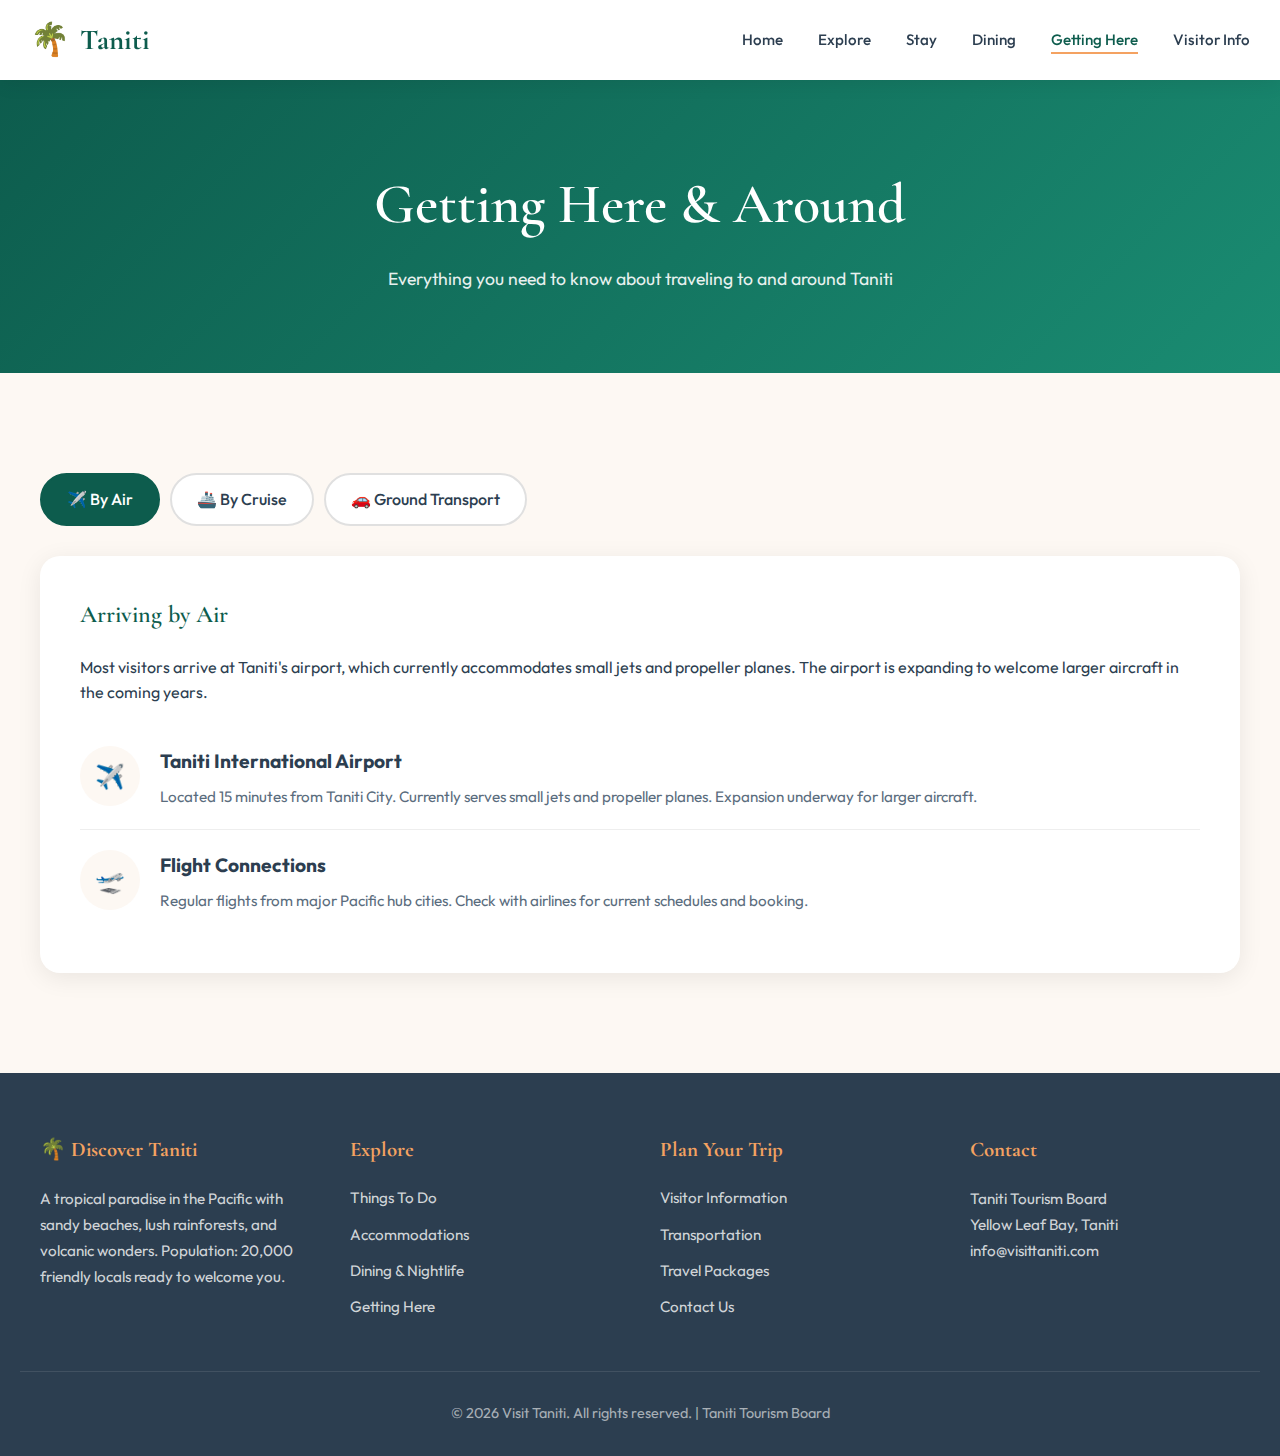
<file: transport.html>
<!DOCTYPE html>
<html lang="en">
<head>
    <meta charset="UTF-8">
    <meta name="viewport" content="width=device-width, initial-scale=1.0">
    <title>Getting Here & Around - Discover Taniti</title>
    <link rel="preconnect" href="https://fonts.googleapis.com">
    <link rel="preconnect" href="https://fonts.gstatic.com" crossorigin>
    <link href="https://fonts.googleapis.com/css2?family=Cormorant+Garamond:wght@400;500;600;700&family=Outfit:wght@300;400;500;600&display=swap"
          rel="stylesheet">
    <link rel="stylesheet" href="styles.css">
</head>
<body>
<!-- Navigation -->
<nav class="navbar">
    <div class="nav-container">
        <a href="index.html" class="logo">
            <span>🌴</span> Taniti
        </a>
        <ul class="nav-links">
            <li><a href="index.html">Home</a></li>
            <li><a href="explore.html">Explore</a></li>
            <li><a href="stay.html">Stay</a></li>
            <li><a href="dining.html">Dining</a></li>
            <li><a href="transport.html" class="active">Getting Here</a></li>
            <li><a href="info.html">Visitor Info</a></li>
        </ul>
        <div class="mobile-menu-btn" onclick="toggleMobileMenu()">
            <span></span>
            <span></span>
            <span></span>
        </div>
    </div>
</nav>

<div class="mobile-nav" id="mobileNav">
    <a href="index.html">Home</a>
    <a href="explore.html">Explore</a>
    <a href="stay.html">Stay</a>
    <a href="dining.html">Dining</a>
    <a href="transport.html">Getting Here</a>
    <a href="info.html">Visitor Info</a>
</div>

<!-- TRANSPORTATION PAGE -->
<main class="page active">
    <div class="page-header">
        <h1>Getting Here & Around</h1>
        <p>Everything you need to know about traveling to and around Taniti</p>
    </div>

    <section class="section">
        <div class="container">
            <div class="transport-tabs">
                <div class="transport-tab active" onclick="showTransportTab(0)">✈️ By Air</div>
                <div class="transport-tab" onclick="showTransportTab(1)">🚢 By Cruise</div>
                <div class="transport-tab" onclick="showTransportTab(2)">🚗 Ground Transport</div>
            </div>

            <div class="transport-content" id="transportContent">
                <div class="transport-section" data-tab="0">
                    <h3 style="font-size: 1.5rem; margin-bottom: 20px; color: var(--primary);">Arriving by Air</h3>
                    <p style="margin-bottom: 20px;">Most visitors arrive at Taniti's airport, which currently
                        accommodates small jets and propeller planes. The airport is expanding to welcome larger
                        aircraft in the coming years.</p>

                    <div class="transport-item">
                        <div class="transport-icon">✈️</div>
                        <div class="transport-details">
                            <h4>Taniti International Airport</h4>
                            <p>Located 15 minutes from Taniti City. Currently serves small jets and propeller planes.
                                Expansion underway for larger aircraft.</p>
                        </div>
                    </div>
                    <div class="transport-item">
                        <div class="transport-icon">🛫</div>
                        <div class="transport-details">
                            <h4>Flight Connections</h4>
                            <p>Regular flights from major Pacific hub cities. Check with airlines for current schedules
                                and booking.</p>
                        </div>
                    </div>
                </div>

                <div class="transport-section" data-tab="1" style="display: none;">
                    <h3 style="font-size: 1.5rem; margin-bottom: 20px; color: var(--primary);">Arriving by Cruise</h3>
                    <p style="margin-bottom: 20px;">A small cruise ship docks at Yellow Leaf Bay once per week, offering
                        a unique way to arrive on the island.</p>

                    <div class="transport-item">
                        <div class="transport-icon">🚢</div>
                        <div class="transport-details">
                            <h4>Yellow Leaf Bay Harbor</h4>
                            <p>Small cruise ship visits once weekly, staying one night. The harbor is within walking
                                distance of Taniti City attractions.</p>
                        </div>
                    </div>
                </div>

                <div class="transport-section" data-tab="2" style="display: none;">
                    <h3 style="font-size: 1.5rem; margin-bottom: 20px; color: var(--primary);">Getting Around the
                        Island</h3>
                    <p style="margin-bottom: 20px;">Taniti offers multiple transportation options to explore the
                        island.</p>

                    <div class="transport-item">
                        <div class="transport-icon">🚌</div>
                        <div class="transport-details">
                            <h4>Public Bus</h4>
                            <p>Serves Taniti City from 5 AM - 11 PM daily. Private buses available for rest of
                                island.</p>
                        </div>
                    </div>
                    <div class="transport-item">
                        <div class="transport-icon">🚗</div>
                        <div class="transport-details">
                            <h4>Rental Cars</h4>
                            <p>Available at the local rental agency near the airport. Recommended for families wanting
                                flexibility.</p>
                        </div>
                    </div>
                    <div class="transport-item">
                        <div class="transport-icon">🚕</div>
                        <div class="transport-details">
                            <h4>Taxis</h4>
                            <p>Available throughout Taniti City. Convenient for short trips and airport transfers.</p>
                        </div>
                    </div>
                    <div class="transport-item">
                        <div class="transport-icon">🚴</div>
                        <div class="transport-details">
                            <h4>Bike Rentals</h4>
                            <p>Bikes and helmets available from several vendors. Helmets required by law. Great for flat
                                areas like Taniti City.</p>
                        </div>
                    </div>
                    <div class="transport-item">
                        <div class="transport-icon">🚶</div>
                        <div class="transport-details">
                            <h4>Walking</h4>
                            <p>Taniti City and Merriton Landing are flat and very walkable. Many tourists explore these
                                areas on foot.</p>
                        </div>
                    </div>
                </div>
            </div>
        </div>
    </section>
</main>

<!-- Footer -->
<footer>
    <div class="footer-grid">
        <div class="footer-col">
            <h4>🌴 Discover Taniti</h4>
            <p>A tropical paradise in the Pacific with sandy beaches, lush rainforests, and volcanic wonders.
                Population: 20,000 friendly locals ready to welcome you.</p>
        </div>
        <div class="footer-col">
            <h4>Explore</h4>
            <a href="explore.html">Things To Do</a>
            <a href="stay.html">Accommodations</a>
            <a href="dining.html">Dining & Nightlife</a>
            <a href="transport.html">Getting Here</a>
        </div>
        <div class="footer-col">
            <h4>Plan Your Trip</h4>
            <a href="info.html">Visitor Information</a>
            <a href="transport.html">Transportation</a>
            <a href="#">Travel Packages</a>
            <a href="#">Contact Us</a>
        </div>
        <div class="footer-col">
            <h4>Contact</h4>
            <p>Taniti Tourism Board<br>Yellow Leaf Bay, Taniti<br>
                info@visittaniti.com
            </p>
        </div>
    </div>
    <div class="footer-bottom">
        <p>&copy; 2026 Visit Taniti. All rights reserved. | Taniti Tourism Board</p>
    </div>
</footer>

<script src="script.js"></script>
</body>
</html>
</file>
<file: styles.css>
:root {
    --primary: #0d5c4d;
    --primary-light: #1a8c72;
    --secondary: #f4a261;
    --accent: #e76f51;
    --sand: #fdf8f3;
    --text: #2c3e50;
    --text-light: #5a6c7d;
}

* {
    margin: 0;
    padding: 0;
    box-sizing: border-box;
}

body {
    font-family: 'Outfit', sans-serif;
    color: var(--text);
    background: var(--sand);
    line-height: 1.6;
}

h1, h2, h3 {
    font-family: 'Cormorant Garamond', serif;
    font-weight: 600;
}

/* Navigation */
.navbar {
    position: fixed;
    top: 0;
    left: 0;
    right: 0;
    z-index: 1000;
    background: rgba(255, 255, 255, 0.95);
    backdrop-filter: blur(10px);
    box-shadow: 0 2px 20px rgba(0, 0, 0, 0.08);
    transition: all 0.3s ease;
}

.nav-container {
    max-width: 1400px;
    margin: 0 auto;
    padding: 0 30px;
    display: flex;
    justify-content: space-between;
    align-items: center;
    height: 80px;
}

.logo {
    font-family: 'Cormorant Garamond', serif;
    font-size: 1.8rem;
    font-weight: 700;
    color: var(--primary);
    text-decoration: none;
    display: flex;
    align-items: center;
    gap: 10px;
}

.logo span {
    font-size: 2rem;
}

.nav-links {
    display: flex;
    gap: 35px;
    list-style: none;
}

.nav-links a {
    text-decoration: none;
    color: var(--text);
    font-weight: 500;
    font-size: 0.95rem;
    position: relative;
    padding: 5px 0;
    transition: color 0.3s;
}

.nav-links a::after {
    content: '';
    position: absolute;
    bottom: 0;
    left: 0;
    width: 0;
    height: 2px;
    background: var(--secondary);
    transition: width 0.3s;
}

.nav-links a:hover {
    color: var(--primary);
}

.nav-links a:hover::after {
    width: 100%;
}

.nav-links a.active {
    color: var(--primary);
}

.nav-links a.active::after {
    width: 100%;
}

.mobile-menu-btn {
    display: none;
    flex-direction: column;
    gap: 5px;
    cursor: pointer;
    padding: 10px;
}

.mobile-menu-btn span {
    width: 25px;
    height: 2px;
    background: var(--text);
    transition: all 0.3s;
}

/* Mobile Menu */
.mobile-nav {
    display: none;
    position: fixed;
    top: 80px;
    left: 0;
    right: 0;
    background: white;
    box-shadow: 0 10px 30px rgba(0, 0, 0, 0.1);
    padding: 20px;
    z-index: 999;
}

.mobile-nav.active {
    display: block;
}

.mobile-nav a {
    display: block;
    padding: 15px 20px;
    text-decoration: none;
    color: var(--text);
    font-weight: 500;
    border-bottom: 1px solid #eee;
}

.mobile-nav a:hover {
    background: var(--sand);
    color: var(--primary);
}

/* Hero Section */
.hero {
    min-height: 100vh;
    background: linear-gradient(135deg, rgba(13, 92, 77, 0.85) 0%, rgba(26, 140, 114, 0.75) 100%),
    url('data:image/svg+xml,<svg xmlns="http://www.w3.org/2000/svg" viewBox="0 0 1440 900"><rect fill="%230d5c4d"/><g fill="none" stroke="%23ffffff" stroke-opacity="0.1"><path d="M0 300 Q 360 200 720 300 T 1440 300"/><path d="M0 400 Q 360 300 720 400 T 1440 400"/><path d="M0 500 Q 360 400 720 500 T 1440 500"/></g></svg>');
    background-size: cover;
    background-position: center;
    display: flex;
    align-items: center;
    justify-content: center;
    text-align: center;
    padding: 120px 20px 80px;
    position: relative;
    overflow: hidden;
}

.hero::before {
    content: '';
    position: absolute;
    bottom: 0;
    left: 0;
    right: 0;
    height: 150px;
    background: linear-gradient(to top, var(--sand), transparent);
    pointer-events: none;
}

.hero-content {
    max-width: 800px;
    z-index: 1;
}

.hero h1 {
    font-size: clamp(2.5rem, 6vw, 4.5rem);
    color: white;
    margin-bottom: 20px;
    text-shadow: 0 2px 30px rgba(0, 0, 0, 0.2);
    animation: fadeInUp 1s ease;
}

.hero p {
    font-size: clamp(1rem, 2vw, 1.3rem);
    color: rgba(255, 255, 255, 0.95);
    margin-bottom: 40px;
    font-weight: 300;
    animation: fadeInUp 1s ease 0.2s both;
}

.hero-btns {
    display: flex;
    gap: 20px;
    justify-content: center;
    flex-wrap: wrap;
    animation: fadeInUp 1s ease 0.4s both;
}

.btn {
    padding: 15px 35px;
    border-radius: 50px;
    font-weight: 500;
    text-decoration: none;
    transition: all 0.3s ease;
    cursor: pointer;
    border: none;
    font-size: 1rem;
}

.btn-primary {
    background: var(--secondary);
    color: white;
    box-shadow: 0 4px 20px rgba(244, 162, 97, 0.4);
}

.btn-primary:hover {
    background: var(--accent);
    transform: translateY(-2px);
    box-shadow: 0 6px 25px rgba(244, 162, 97, 0.5);
}

.btn-secondary {
    background: transparent;
    color: white;
    border: 2px solid white;
}

.btn-secondary:hover {
    background: white;
    color: var(--primary);
}

@keyframes fadeInUp {
    from {
        opacity: 0;
        transform: translateY(30px);
    }
    to {
        opacity: 1;
        transform: translateY(0);
    }
}

/* Sections */
.section {
    padding: 100px 20px;
}

.section-dark {
    background: var(--primary);
    color: white;
}

.container {
    max-width: 1200px;
    margin: 0 auto;
}

.section-header {
    text-align: center;
    margin-bottom: 60px;
}

.section-header h2 {
    font-size: clamp(2rem, 4vw, 3rem);
    margin-bottom: 15px;
    color: var(--primary);
}

.section-dark .section-header h2 {
    color: white;
}

.section-header p {
    color: var(--text-light);
    font-size: 1.1rem;
    max-width: 600px;
    margin: 0 auto;
}

.section-dark .section-header p {
    color: rgba(255, 255, 255, 0.8);
}

/* Quick Links */
.quick-links {
    display: grid;
    grid-template-columns: repeat(auto-fit, minmax(250px, 1fr));
    gap: 25px;
    margin-top: -120px;
    position: relative;
    z-index: 10;
    padding: 0 20px;
}

.quick-link-card {
    background: white;
    border-radius: 20px;
    padding: 30px;
    text-align: center;
    box-shadow: 0 10px 40px rgba(0, 0, 0, 0.1);
    transition: all 0.3s ease;
    cursor: pointer;
    text-decoration: none;
    color: inherit;
}

.quick-link-card:hover {
    transform: translateY(-8px);
    box-shadow: 0 20px 50px rgba(0, 0, 0, 0.15);
}

.quick-link-icon {
    width: 70px;
    height: 70px;
    background: linear-gradient(135deg, var(--primary) 0%, var(--primary-light) 100%);
    border-radius: 50%;
    display: flex;
    align-items: center;
    justify-content: center;
    margin: 0 auto 20px;
    font-size: 2rem;
}

.quick-link-card h3 {
    font-size: 1.3rem;
    margin-bottom: 10px;
    color: var(--text);
}

.quick-link-card p {
    color: var(--text-light);
    font-size: 0.95rem;
}

/* Experience Cards */
.experience-grid {
    display: grid;
    grid-template-columns: repeat(auto-fit, minmax(350px, 1fr));
    gap: 30px;
}

.experience-card {
    background: white;
    border-radius: 20px;
    overflow: hidden;
    box-shadow: 0 5px 25px rgba(0, 0, 0, 0.08);
    transition: all 0.3s ease;
    cursor: pointer;
}

.experience-card:hover {
    transform: translateY(-5px);
    box-shadow: 0 15px 40px rgba(0, 0, 0, 0.12);
}

.card-image {
    height: 220px;
    background: linear-gradient(135deg, var(--primary-light) 0%, var(--primary) 100%);
    position: relative;
    display: flex;
    align-items: center;
    justify-content: center;
    font-size: 4rem;
}

.card-badge {
    position: absolute;
    top: 15px;
    right: 15px;
    background: var(--secondary);
    color: white;
    padding: 5px 12px;
    border-radius: 20px;
    font-size: 0.8rem;
    font-weight: 500;
}

.card-badge.family {
    background: #3498db;
}

.card-badge.romance {
    background: #e91e63;
}

.card-badge.adventure {
    background: var(--accent);
}

.card-content {
    padding: 25px;
}

.card-content h3 {
    font-size: 1.4rem;
    margin-bottom: 10px;
    color: var(--text);
}

.card-content p {
    color: var(--text-light);
    margin-bottom: 15px;
    font-size: 0.95rem;
}

.card-meta {
    display: flex;
    gap: 15px;
    flex-wrap: wrap;
    margin-bottom: 15px;
}

.card-meta span {
    font-size: 0.85rem;
    color: var(--text-light);
    display: flex;
    align-items: center;
    gap: 5px;
}

.card-btn {
    display: inline-block;
    padding: 10px 25px;
    background: var(--primary);
    color: white;
    border-radius: 25px;
    text-decoration: none;
    font-weight: 500;
    font-size: 0.9rem;
    transition: all 0.3s;
}

.card-btn:hover {
    background: var(--primary-light);
}

/* Accommodations */
.accommodation-grid {
    display: grid;
    grid-template-columns: repeat(auto-fit, minmax(300px, 1fr));
    gap: 25px;
}

.accommodation-card {
    background: white;
    border-radius: 16px;
    overflow: hidden;
    box-shadow: 0 5px 20px rgba(0, 0, 0, 0.08);
    transition: all 0.3s;
}

.accommodation-card:hover {
    transform: translateY(-5px);
    box-shadow: 0 10px 30px rgba(0, 0, 0, 0.12);
}

.accommodation-image {
    height: 180px;
    background: linear-gradient(45deg, var(--secondary), var(--accent));
    display: flex;
    align-items: center;
    justify-content: center;
    font-size: 3rem;
}

.accommodation-content {
    padding: 20px;
}

.accommodation-content h4 {
    font-family: 'Cormorant Garamond', serif;
    font-size: 1.3rem;
    margin-bottom: 8px;
}

.accommodation-content .type {
    color: var(--primary);
    font-size: 0.85rem;
    font-weight: 500;
    margin-bottom: 10px;
}

.accommodation-content .price {
    font-size: 1.1rem;
    font-weight: 600;
    color: var(--text);
    margin-bottom: 15px;
}

.accommodation-content .price span {
    font-weight: 400;
    font-size: 0.9rem;
    color: var(--text-light);
}

/* Info Cards */
.info-grid {
    display: grid;
    grid-template-columns: repeat(auto-fit, minmax(200px, 1fr));
    gap: 20px;
}

.info-card {
    background: rgba(255, 255, 255, 0.1);
    backdrop-filter: blur(10px);
    border-radius: 16px;
    padding: 25px;
    text-align: center;
    border: 1px solid rgba(255, 255, 255, 0.2);
}

.info-card .icon {
    font-size: 2.5rem;
    margin-bottom: 15px;
}

.info-card h4 {
    font-size: 1.1rem;
    margin-bottom: 8px;
}

.info-card p {
    font-size: 0.9rem;
    opacity: 0.9;
}

/* Transportation */
.transport-tabs {
    display: flex;
    gap: 10px;
    margin-bottom: 30px;
    flex-wrap: wrap;
}

.transport-tab {
    padding: 12px 25px;
    background: white;
    border: 2px solid #e0e0e0;
    border-radius: 30px;
    cursor: pointer;
    font-weight: 500;
    transition: all 0.3s;
}

.transport-tab.active, .transport-tab:hover {
    background: var(--primary);
    color: white;
    border-color: var(--primary);
}

.transport-content {
    background: white;
    border-radius: 20px;
    padding: 40px;
    box-shadow: 0 5px 25px rgba(0, 0, 0, 0.08);
}

.transport-item {
    display: flex;
    gap: 20px;
    padding: 20px 0;
    border-bottom: 1px solid #eee;
}

.transport-item:last-child {
    border-bottom: none;
}

.transport-icon {
    width: 60px;
    height: 60px;
    background: var(--sand);
    border-radius: 50%;
    display: flex;
    align-items: center;
    justify-content: center;
    font-size: 1.5rem;
    flex-shrink: 0;
}

.transport-details h4 {
    font-size: 1.2rem;
    margin-bottom: 8px;
    color: var(--text);
}

.transport-details p {
    color: var(--text-light);
    font-size: 0.95rem;
}

/* Map Placeholder */
.map-container {
    background: linear-gradient(135deg, #e8f5e9 0%, #c8e6c9 100%);
    border-radius: 20px;
    height: 400px;
    display: flex;
    align-items: center;
    justify-content: center;
    flex-direction: column;
    gap: 15px;
    margin-top: 40px;
    position: relative;
    overflow: hidden;
}

.map-container::before {
    content: '';
    position: absolute;
    inset: 0;
    background-image: url('data:image/svg+xml,<svg xmlns="http://www.w3.org/2000/svg" viewBox="0 0 400 400"><circle cx="100" cy="100" r="5" fill="%230d5c4d" opacity="0.3"/><circle cx="200" cy="150" r="8" fill="%23f4a261" opacity="0.5"/><circle cx="300" cy="200" r="6" fill="%230d5c4d" opacity="0.3"/><circle cx="150" cy="280" r="7" fill="%23f4a261" opacity="0.5"/><path d="M100 100 Q 150 130 200 150" stroke="%230d5c4d" fill="none" opacity="0.2" stroke-width="2"/><path d="M200 150 Q 250 180 300 200" stroke="%230d5c4d" fill="none" opacity="0.2" stroke-width="2"/></svg>');
    background-size: cover;
    opacity: 0.5;
}

.map-container span {
    font-size: 4rem;
    z-index: 1;
}

.map-container p {
    color: var(--primary);
    font-weight: 500;
    z-index: 1;
}

/* Footer */
footer {
    background: var(--text);
    color: white;
    padding: 60px 20px 30px;
}

.footer-grid {
    display: grid;
    grid-template-columns: repeat(auto-fit, minmax(200px, 1fr));
    gap: 40px;
    max-width: 1200px;
    margin: 0 auto 40px;
}

.footer-col h4 {
    font-family: 'Cormorant Garamond', serif;
    font-size: 1.3rem;
    margin-bottom: 20px;
    color: var(--secondary);
}

.footer-col a {
    display: block;
    color: rgba(255, 255, 255, 0.8);
    text-decoration: none;
    margin-bottom: 12px;
    font-size: 0.95rem;
    transition: color 0.3s;
}

.footer-col a:hover {
    color: var(--secondary);
}

.footer-col p {
    color: rgba(255, 255, 255, 0.8);
    font-size: 0.95rem;
    line-height: 1.7;
}

.footer-bottom {
    text-align: center;
    padding-top: 30px;
    border-top: 1px solid rgba(255, 255, 255, 0.1);
    color: rgba(255, 255, 255, 0.6);
    font-size: 0.9rem;
}

/* Pages - Hidden by default */
.page {
    display: none;
    padding-top: 80px;
}

.page.active {
    display: block;
}

/* Page Headers */
.page-header {
    background: linear-gradient(135deg, var(--primary) 0%, var(--primary-light) 100%);
    padding: 80px 20px;
    text-align: center;
    color: white;
}

.page-header h1 {
    font-size: clamp(2rem, 5vw, 3.5rem);
    margin-bottom: 15px;
}

.page-header p {
    font-size: 1.1rem;
    opacity: 0.9;
    max-width: 600px;
    margin: 0 auto;
}

/* Filters */
.filters {
    display: flex;
    gap: 15px;
    flex-wrap: wrap;
    margin-bottom: 30px;
}

.filter-btn {
    padding: 10px 20px;
    background: white;
    border: 2px solid #e0e0e0;
    border-radius: 25px;
    cursor: pointer;
    font-weight: 500;
    font-size: 0.9rem;
    transition: all 0.3s;
}

.filter-btn.active, .filter-btn:hover {
    background: var(--primary);
    color: white;
    border-color: var(--primary);
}

/* Price Range */
.price-filter {
    display: flex;
    align-items: center;
    gap: 10px;
    padding: 10px 20px;
    background: white;
    border: 2px solid #e0e0e0;
    border-radius: 25px;
}

.price-filter select {
    border: none;
    font-size: 0.9rem;
    font-weight: 500;
    color: var(--text);
    cursor: pointer;
    background: transparent;
}

/* Visitor Info Page */
.info-section {
    margin-bottom: 40px;
}

.info-section h3 {
    font-size: 1.5rem;
    margin-bottom: 20px;
    color: var(--primary);
}

.faq-item {
    background: white;
    border-radius: 12px;
    margin-bottom: 15px;
    box-shadow: 0 2px 10px rgba(0, 0, 0, 0.05);
    overflow: hidden;
}

.faq-question {
    padding: 20px 25px;
    cursor: pointer;
    display: flex;
    justify-content: space-between;
    align-items: center;
    font-weight: 500;
    transition: background 0.3s;
}

.faq-question:hover {
    background: var(--sand);
}

.faq-answer {
    padding: 0 25px;
    max-height: 0;
    overflow: hidden;
    transition: all 0.3s;
}

.faq-item.open .faq-answer {
    padding: 0 25px 20px;
    max-height: 500px;
}

.faq-item.open .faq-question {
    background: var(--sand);
}

/* Responsive */
@media (max-width: 768px) {
    .nav-links {
        display: none;
    }

    .mobile-menu-btn {
        display: flex;
    }

    .hero {
        padding: 100px 20px 120px;
        min-height: auto;
    }

    .hero-content {
        padding: 0 10px;
    }

    .hero-btns {
        flex-direction: column;
        align-items: center;
        gap: 15px;
        position: relative;
        z-index: 5;
    }

    .btn {
        width: 100%;
        max-width: 280px;
        text-align: center;
        display: block;
    }

    .quick-links {
        margin-top: -60px;
        grid-template-columns: repeat(2, 1fr);
    }

    .experience-grid {
        grid-template-columns: 1fr;
    }
}

@media (max-width: 480px) {
    .hero {
        padding: 100px 15px 140px;
    }

    .quick-links {
        grid-template-columns: 1fr;
        margin-top: -40px;
    }

    .btn {
        max-width: 100%;
        padding: 14px 30px;
    }
}
</file>
